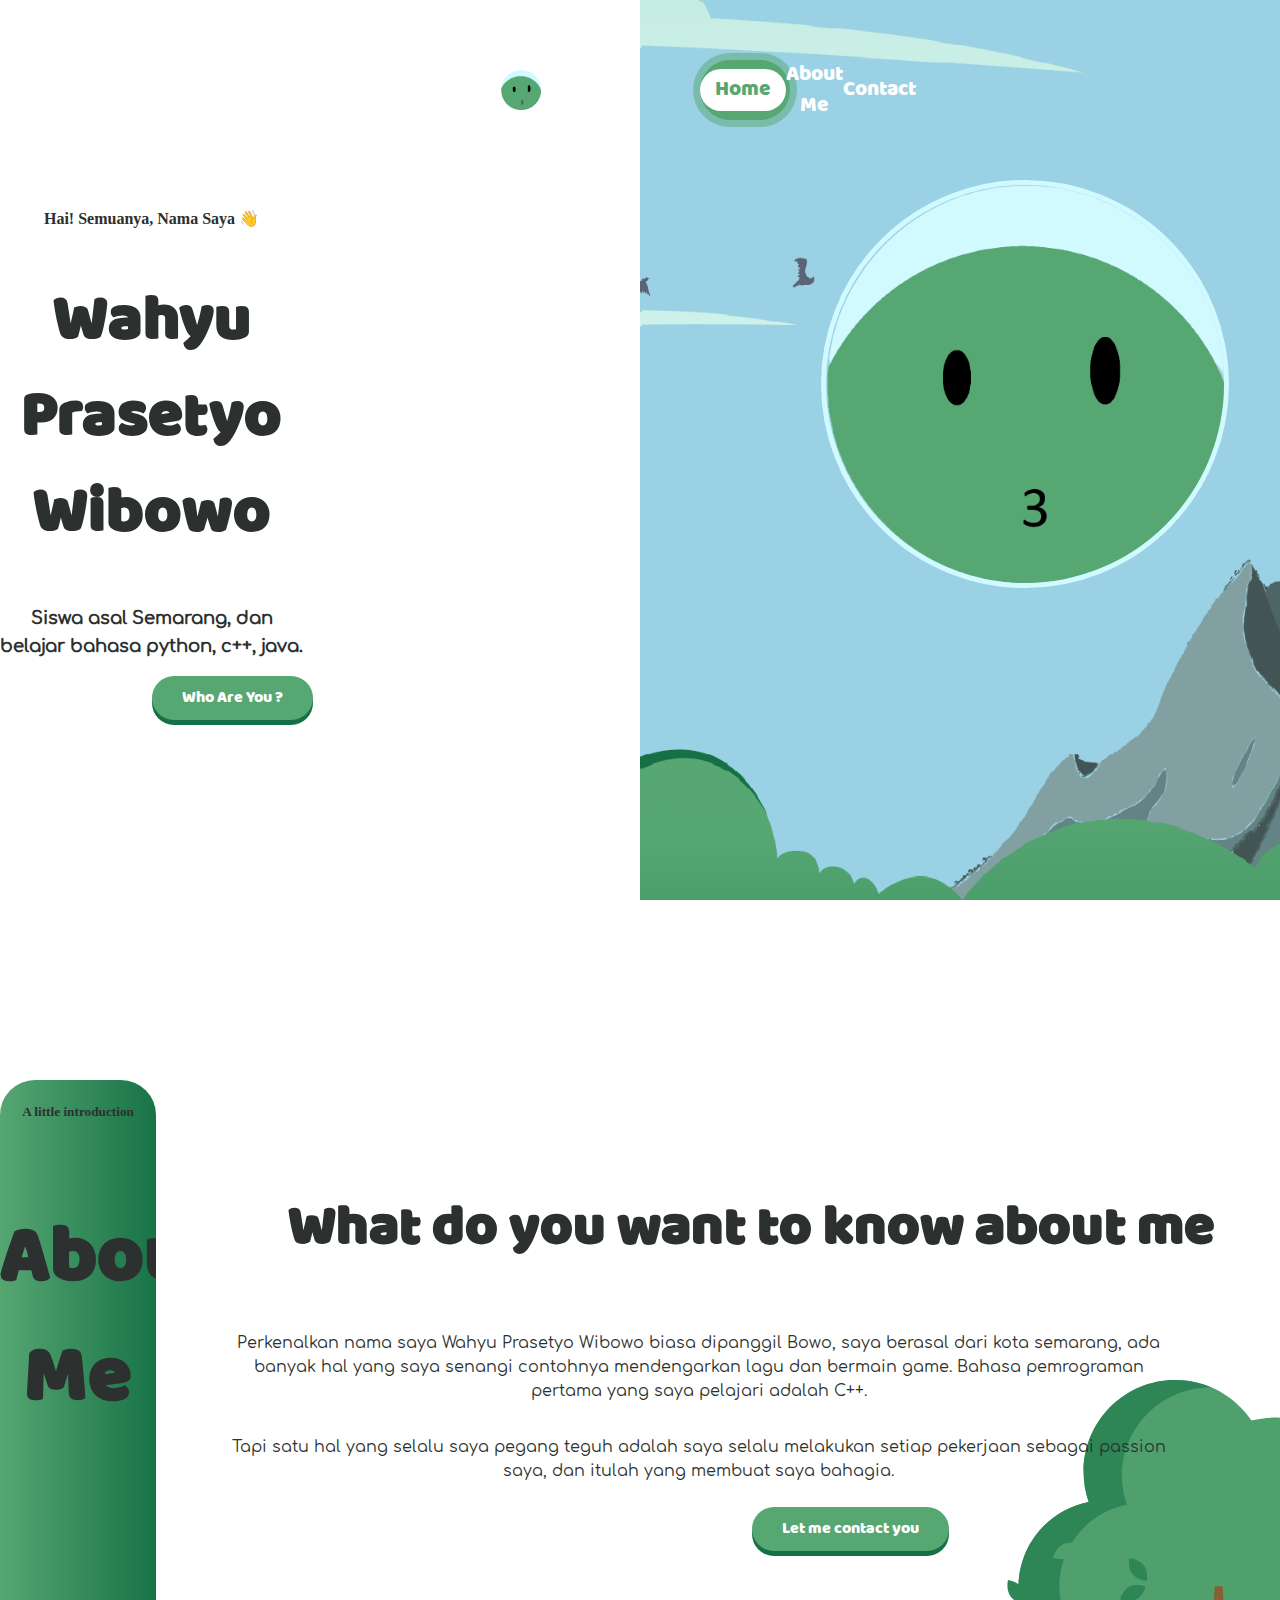
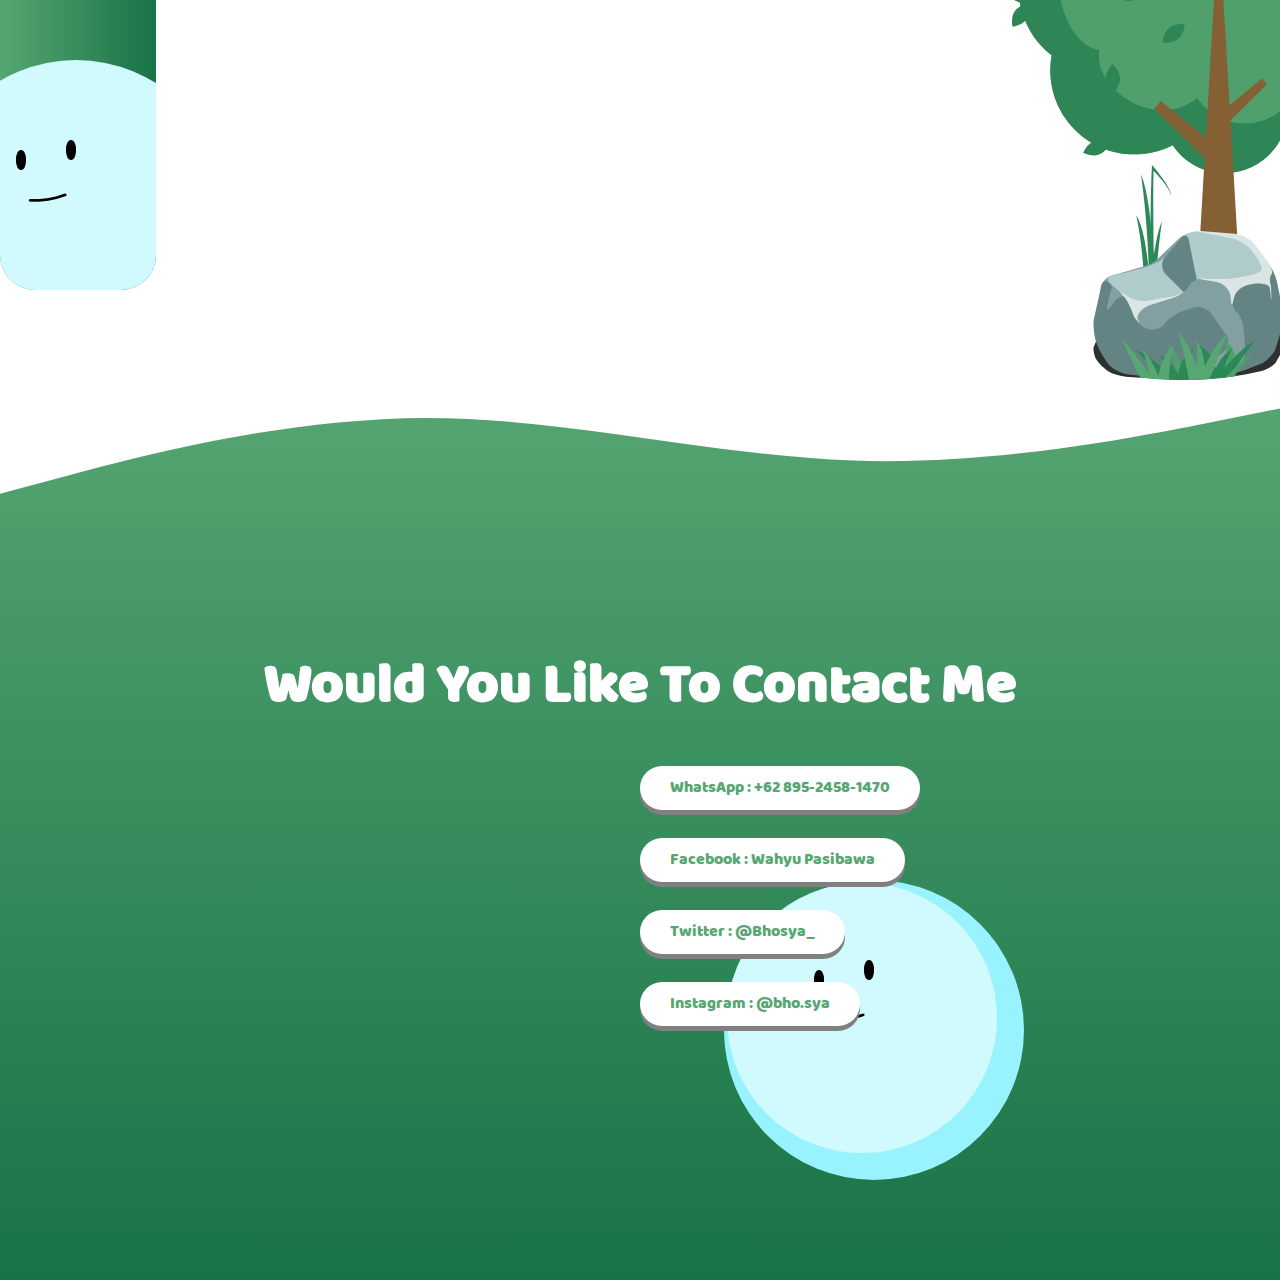
<file: index.html>
<!DOCTYPE html>
<html lang="en">
  <head>
    <meta charset="utf-8" />
    <meta name="viewport" content="width=device-width, initial-scale=1" />
    <link rel="stylesheet" href="style.css" />
    <title>Bowo's Portofolio</title>
    <link rel="icon" href="images/icon.png" />
    <link href="https://cdn.jsdelivr.net/npm/bootstrap@5.3.0-alpha3/dist/css/bootstrap.min.css" rel="stylesheet" integrity="sha384-KK94CHFLLe+nY2dmCWGMq91rCGa5gtU4mk92HdvYe+M/SXH301p5ILy+dN9+nJOZ" crossorigin="anonymous" />
  </head>
  <body>
    <!-- navbar -->
    <div class="container-fluid bar">
      <div class="container bar-child">
        <img src="images/icon.png" alt="icon" class="icon" />
        <div class="navs">
          <a href="/" class="active-nav" id="rmv-this">Home</a>
          <a href="#about" onmouseover="dlt_hover()" onmouseout="bck_hover()">About Me</a>
          <a href="#contact" onmouseover="dlt_hover()" onmouseout="bck_hover()">Contact</a>
        </div>
        <button class="mobile-nav-btn" id="menu" onclick="nav()">Menu</button>
      </div>
    </div>

    <!-- nav mobile -->
    <div class="container nav-mobile" id="nbl">
      <div class="container logonya">
        <div class="circle" id="circle" onclick="hps()">
          <a href="" class="x">x</a>
        </div>
        <img src="images/icon.png" alt="icon" class="icon-nav" />
      </div>
      <div class="container navnya">
        <a href="/" class="active-nav-mbl" id="remov-this">Home</a>
        <a href="#about" id="nav1" onclick="vw_btn1()">About Me</a>
        <a href="#contact" id="nav2" onclick="vw_btn2()">Contact</a>
      </div>
    </div>

    <div class="bg"></div>

    <!-- Home -->
    <img src="images/bg.png" alt="" class="bg" />
    <div class="container py-4 home">
      <div class="container">
        <h5 class="hai">Hai! Semuanya, Nama Saya <span class="anm-wave">&#128075;</span></h5>
        <h1 class="name my-3">
          Wahyu <br />
          Prasetyo <br />
          Wibowo
        </h1>
        <h5 class="deskripsi">Siswa asal Semarang, dan <br />belajar bahasa python, c++, java.</h5>
        <a href="#about" class="way">Who Are You ?</a>
      </div>
      <div class="container home-2">
        <img src="images/icon.png" class="me" />
      </div>
    </div>

    <!-- About -->
    <div class="container-fluid" id="about">
      <div class="container about-1">
        <div class="box-about m-5 p-5">
          <h5>A little introduction</h5>
          <h1>
            About <br />
            Me
          </h1>
          <div class="face">
            <div class="eye"></div>
            <img src="images/mount.png" alt="" class="mount" />
          </div>
        </div>
      </div>
      <div class="container text-dark p-4 about-2">
        <h1>What do you want to know about me</h1>
        <p class="text-dark">
          Perkenalkan nama saya Wahyu Prasetyo Wibowo biasa dipanggil Bowo, saya berasal dari kota semarang, ada banyak hal yang saya senangi contohnya mendengarkan lagu dan bermain game. Bahasa pemrograman pertama yang saya pelajari adalah
          C++.
        </p>
        <p class="text-dark">Tapi satu hal yang selalu saya pegang teguh adalah saya selalu melakukan setiap pekerjaan sebagai passion saya, dan itulah yang membuat saya bahagia.</p>
        <a href="#contact" class="way">Let me contact you</a>
      </div>
      <svg
        class="absolute right-0 -bottom-0 z-10 h-80 md:h-128 lg:h-auto xl:h-128 2xl:h-auto overflow-visible"
        width="313"
        height="600"
        viewBox="0 0 313 809"
        fill="none"
        xmlns="http://www.w3.org/2000/svg"
        style="position: absolute; bottom: 0; right: 0"
      >
        <path
          class="tree2"
          d="M467.08 228.6C476.071 211.673 481.183 192.373 481.183 171.868C481.183 104.964 426.949 50.7298 360.045 50.7298C349.345 50.7298 338.98 52.1277 329.103 54.73C306.886 21.7212 269.184 6.10352e-05 226.398 6.10352e-05C158.076 6.10352e-05 102.69 55.3867 102.69 123.708C102.69 137.993 105.139 151.702 109.594 164.464C55.6622 174.877 14.9229 222.312 14.9229 279.286C14.9229 316.593 32.4061 349.791 59.6059 371.206C58.4458 377.712 57.8093 384.395 57.8093 391.231C57.8093 453.913 108.624 504.727 171.306 504.727C189.861 504.727 207.356 500.244 222.821 492.352C238.016 515.028 263.866 529.961 293.213 529.961C328.994 529.961 359.525 507.737 371.929 476.367C379.047 477.524 386.346 478.148 393.795 478.148C468.655 478.148 529.339 417.46 529.339 342.6C529.339 294.751 504.524 252.722 467.08 228.6Z"
          fill="#4FA06D"
        ></path>
        <path
          class="tree2"
          d="M528.847 331.592C512.443 380.618 466.181 415.963 411.637 415.963C404.849 415.963 398.19 415.395 391.7 414.343C380.388 442.949 352.548 463.212 319.918 463.212C293.157 463.212 269.587 449.592 255.729 428.918C197.925 475.7 113.123 413.002 124.185 364.323C93.2069 359.895 70.0274 314.628 70.0274 278.743C70.0274 223.937 109.22 178.303 161.098 168.284C156.816 156.006 154.455 142.825 154.455 129.08C154.455 63.3562 207.739 10.0724 273.462 10.0724C274.107 10.0724 274.731 10.1248 275.372 10.1369C260.346 3.64716 243.809 0.00140381 226.398 0.00140381C158.076 0.00140381 102.69 55.388 102.69 123.71C102.69 137.995 105.139 151.699 109.594 164.465C55.6622 174.879 14.9229 222.313 14.9229 279.287C14.9229 316.59 32.4061 349.792 59.6059 371.207C58.4458 377.713 57.8093 384.392 57.8093 391.228C57.8093 453.91 108.624 504.729 171.306 504.729C173.465 504.729 175.608 504.652 177.743 504.531C178.5 504.487 179.25 504.415 180.003 504.354C181.357 504.253 182.706 504.141 184.048 503.988C184.974 503.887 185.889 503.754 186.811 503.629C187.943 503.472 189.071 503.307 190.195 503.117C191.214 502.948 192.221 502.759 193.232 502.562C194.211 502.368 195.186 502.159 196.157 501.941C197.249 501.695 198.34 501.446 199.424 501.168C200.226 500.962 201.019 500.733 201.817 500.507C203.025 500.169 204.234 499.838 205.422 499.46C205.736 499.359 206.047 499.246 206.361 499.141C212.049 497.288 217.564 495.036 222.821 492.35C238.016 515.025 263.866 529.963 293.213 529.963C328.994 529.963 359.525 507.738 371.929 476.365C379.047 477.521 386.346 478.145 393.795 478.145C468.655 478.145 529.339 417.457 529.339 342.597C529.339 338.891 529.137 335.225 528.847 331.592Z"
          fill="#2E8556"
        ></path>
        <path
          class="tree2"
          d="M73.8666 221.99C83.2045 216.923 95.3622 221.269 95.3622 221.269C95.3622 221.269 92.3812 233.83 83.0393 238.898C73.7014 243.965 61.5437 239.619 61.5437 239.619C61.5437 239.619 64.5288 227.058 73.8666 221.99Z"
          fill="#4FA06D"
        ></path>
        <path
          class="tree2"
          d="M123.471 504.998C113.496 508.66 102.096 502.601 102.096 502.601C102.096 502.601 106.866 490.605 116.84 486.943C126.814 483.277 138.215 489.34 138.215 489.34C138.215 489.34 133.445 501.336 123.471 504.998Z"
          fill="#2E8556"
        ></path>
        <path
          class="tree2"
          d="M132.672 402.836C132.241 392.221 141.498 383.222 141.498 383.222C141.498 383.222 151.46 391.436 151.891 402.05C152.326 412.665 143.069 421.665 143.069 421.665C143.069 421.665 133.107 413.451 132.672 402.836Z"
          fill="#2E8556"
        ></path>
        <path
          class="tree2"
          d="M168.501 261.447C161.979 253.06 164.283 240.358 164.283 240.358C164.283 240.358 177.162 241.253 183.684 249.636C190.21 258.023 187.902 270.729 187.902 270.729C187.902 270.729 175.023 269.834 168.501 261.447Z"
          fill="#2E8556"
        ></path>
        <path
          class="tree2"
          d="M173.415 295.747C163.887 300.448 151.907 295.638 151.907 295.638C151.907 295.638 155.371 283.198 164.903 278.497C174.426 273.792 186.41 278.606 186.41 278.606C186.41 278.606 182.942 291.045 173.415 295.747Z"
          fill="#2E8556"
        ></path>
        <path
          class="tree2"
          d="M218.006 334.281C226.116 327.412 238.902 329.189 238.902 329.189C238.902 329.189 238.547 342.092 230.438 348.96C222.329 355.829 209.543 354.052 209.543 354.052C209.543 354.052 209.897 341.145 218.006 334.281Z"
          fill="#2E8556"
        ></path>
        <path
          class="tree2"
          d="M3.74149 291.099C-2.27696 282.345 0.772548 269.797 0.772548 269.797C0.772548 269.797 13.5748 271.448 19.5973 280.202C25.6117 288.956 22.5662 301.504 22.5662 301.504C22.5662 301.504 9.75993 299.853 3.74149 291.099Z"
          fill="#2E8556"
        ></path>
        <path
          class="tree2"
          d="M25.8147 322.592C19.6633 331.258 6.83688 332.712 6.83688 332.712C6.83688 332.712 3.97671 320.123 10.1241 311.458C16.2754 302.793 29.1019 301.339 29.1019 301.339C29.1019 301.339 31.9621 313.927 25.8147 322.592Z"
          fill="#2E8556"
        ></path>
        <path d="M284.802 450.27L296.464 463.214L350.11 410.071L343.238 402.441L284.802 450.27Z" fill="#856034"></path>
        <path d="M284.802 496.61L269.458 513.638L197.925 442.867L206.969 432.829L284.802 496.61Z" fill="#856034"></path>
        <path d="M311.356 640.003H258.245L279.471 278.203H290.13L311.356 640.003Z" fill="#856034"></path>
        <path
          d="M363.457 736.672C362.334 733.733 358.839 728.83 355.564 726.198C354.46 724.592 352.717 722.837 350.398 721.17L333.455 709.001C328.021 705.089 315.862 701.56 306.298 701.113L260.868 698.983C253.705 698.649 251.829 698.812 255.282 699.33C252.48 699.447 249.591 699.78 246.807 700.282C240.908 701.034 235.275 702.496 231.612 704.414L211.589 714.868C204.998 718.313 196.155 723.731 186.759 724.733L141.395 731.883C141.382 731.886 141.374 731.886 141.361 731.886C140.98 731.942 140.624 731.997 140.28 732.059C135.347 732.759 131.952 734.369 129.548 736.557C127.551 737.286 126.19 738.878 125.93 741.186L116.088 765.307C115.893 767.007 116.04 768.964 116.437 770.937C116.431 770.927 116.423 770.911 116.421 770.913C116.311 770.937 117.232 777.584 120.37 782.065L121.06 783.052C124.198 787.531 131.122 793.996 136.501 797.497C141.893 800.999 153.987 804.3 163.527 804.875L227.12 808.716C236.647 809.291 252.049 809.102 261.522 808.297L290.676 805.806C300.153 804.998 314.973 802.823 323.792 800.945L341.199 797.239C346.706 796.069 352.048 793.117 355.294 791.05C358.416 789.262 360.807 787.289 361.757 785.571L369.224 772.094C371.754 767.526 372.376 760.048 370.589 755.388L363.457 736.672Z"
          fill="#2C302E"
        ></path>
        <path
          class="tree"
          d="M193.358 690.36C195.368 668.338 198.249 648.019 202.059 630.276C197.522 637.193 193.904 648.714 190.994 662.986C187.559 629.371 182.259 599.844 173.674 586.754C180.375 617.973 184.303 656.956 185.418 699.663C185.434 699.688 185.447 699.71 185.46 699.734C183.393 718.222 181.939 738.26 180.855 757.676C184.156 753.244 187.336 748.422 190.314 743.184C190.614 731.752 191.131 720.614 191.831 709.794C192.841 711.26 193.841 712.761 194.88 714.154C194.439 706.277 193.938 698.297 193.358 690.36Z"
          fill="#2B8958"
        ></path>
        <path
          class="tree"
          d="M197.021 527.003C205.268 535.956 217.939 548.747 220.705 560.785C220.705 547.965 194.901 519 194.901 519C194.77 521.427 194.647 523.917 194.531 526.431L194.521 526.433C194.524 526.441 194.529 526.449 194.529 526.457C191.905 583.083 193.547 657.313 193.645 667.244C195.119 673.977 196.696 680.175 198.331 685.871C197.963 668.921 195.731 587.258 197.021 527.003Z"
          fill="#2B8958"
        ></path>
        <path
          class="tree"
          d="M199.679 681.87C201.686 649.974 204.567 620.541 208.377 594.844C203.843 604.859 200.225 621.549 197.312 642.22C193.88 593.534 188.577 550.767 179.995 531.807C186.693 577.025 190.621 633.485 191.737 695.343C191.752 695.377 191.765 695.409 191.779 695.446C189.711 722.225 188.257 751.248 187.174 779.368C190.474 772.953 193.657 765.968 196.633 758.382C196.932 741.823 197.449 725.686 198.152 710.016C199.16 712.142 200.159 714.314 201.198 716.332C200.757 704.923 200.256 693.365 199.679 681.87Z"
          fill="#2B8958"
        ></path>
        <path
          d="M302.305 617.821L260.556 609.8C251.16 608 238.201 611.628 231.612 617.926L211.589 637.019C204.998 643.312 196.156 653.212 186.759 655.04L141.395 668.099C131.999 669.936 127.893 677.509 125.531 686.895L123.456 715.731C123.999 724.369 126.35 738.17 128.703 746.556L136.247 773.433C138.609 781.821 148.186 789.827 157.647 791.317L232.832 803.17C242.297 804.657 257.518 804.137 266.825 802.001L340.312 785.138C349.621 783.007 357.351 774.259 357.574 765.611L359.839 677.109C360.049 668.467 354.979 656.263 348.498 649.885L331.05 632.658C324.569 626.265 311.701 619.623 302.305 617.821Z"
          fill="#82A0A2"
        ></path>
        <path
          d="M212.033 733.261C207.971 739.514 197.932 742.699 189.612 740.372C181.289 738.042 173.559 729.236 172.336 720.693C171.116 712.16 166.236 701.964 161.429 697.92C156.614 693.877 148.65 696.59 143.647 703.968L140.162 709.092C135.161 716.474 132.752 715.605 134.804 707.151L137.457 696.206C139.509 687.753 143.19 682.651 137.399 677.957C131.608 673.266 126.46 676.453 125.93 685.095L116.088 729.152C115.545 737.79 117.576 750.03 120.604 756.509C123.645 762.971 131.666 773.123 138.533 779.174L148.438 787.893C155.304 793.941 168.631 798.213 178.193 797.431L250.205 791.522C259.78 790.735 273.337 785.427 280.503 779.661L291.143 771.098C298.301 765.335 299.896 754.761 294.696 747.495L274.613 719.378C269.412 712.096 257.927 708.699 248.954 711.782L235.64 716.35C226.677 719.426 216.103 727.003 212.033 733.261Z"
          fill="#638384"
        ></path>
        <path
          d="M232.21 799.249L190.839 793.521C181.344 792.212 172.147 785.516 170.294 778.568C168.429 771.63 165.91 770.943 164.648 777.049C163.394 783.163 156.249 783.789 148.671 778.463L140.495 772.696C132.928 767.371 124.188 758.968 120.96 753.919C117.72 748.876 116.544 739.346 116.421 739.391C116.311 739.435 117.232 751.576 120.37 759.762L121.06 761.568C124.198 769.744 131.122 781.553 136.501 787.95C141.894 794.345 153.987 800.375 163.527 801.422L227.12 808.441C236.647 809.491 252.05 809.146 261.522 807.674L290.676 803.128C300.153 801.65 314.973 797.675 323.792 794.245L341.199 787.479C350.018 784.054 358.419 772.286 358.461 772.163C358.519 772.047 349.731 782.315 340.335 784.122L266.413 798.357C257.017 800.159 241.706 800.569 232.21 799.249Z"
          fill="#638384"
        ></path>
        <path
          d="M303.205 614.22L260.769 608.747C251.249 607.524 238.812 612.096 232.953 618.957L212.718 642.711C206.872 649.572 194.193 654.398 183.529 657.528C168.277 661.998 144.179 667.611 144.179 667.611C134.639 668.632 132.642 674.208 139.708 680.054L157.325 694.642C164.391 700.497 177.759 703.873 187.192 702.197L224.189 695.614C233.619 693.939 243.063 687.792 245.28 681.901C247.487 676.011 257.074 671.579 266.659 672.004L277.997 672.511C287.593 672.933 303.037 672.051 312.488 670.524L336.817 666.599C346.271 665.071 349.755 657.921 344.594 650.622L329.764 629.654C324.603 622.352 312.722 615.448 303.205 614.22Z"
          fill="#B0CBCC"
        ></path>
        <path
          d="M213.817 666.735L237.534 690.261C241.297 687.792 244.183 684.814 245.28 681.901C246.568 678.451 250.428 675.538 255.298 673.762L244.936 622.147C244.272 614.683 240.166 612.634 235.272 616.671C234.43 617.396 233.63 618.159 232.953 618.957L212.717 642.711C206.871 649.572 207.359 660.328 213.817 666.735Z"
          fill="#638384"
        ></path>
        <path
          d="M319.877 770.326L320.132 760.397L318.444 740.4C317.715 731.775 313.543 721.417 309.127 717.258C304.711 713.102 301.662 704.039 302.315 697.007C302.971 689.978 311.158 682.977 320.599 681.376L330.905 679.624C340.346 678.012 347.189 659.257 350.574 655.04C353.948 650.832 361.681 668.343 363.457 676.847L370.589 711.034C372.376 719.544 371.754 733.206 369.225 741.547L361.757 766.167C359.228 774.506 346.515 786.187 336.917 785.92L302.216 793.878C322.317 782.32 319.733 775.813 319.877 770.326Z"
          fill="#638384"
        ></path>
        <path
          d="M158.923 698.83C162.352 703.385 167.232 713.579 169.841 721.608C171.139 725.628 179.226 733.728 179.226 733.728C179.226 733.728 175.178 727.769 175.411 724.568C175.873 718.179 183.608 710.683 192.684 707.838L224.835 697.734C229.348 696.312 237.647 690.659 237.534 690.26C237.437 689.877 228.915 694.771 224.189 695.614L187.192 702.197C177.76 703.873 164.947 698.825 160.143 694.787C156.947 692.095 150.836 689.623 150.836 689.623C150.836 689.623 157.771 697.311 158.923 698.83Z"
          fill="#DAE5E5"
        ></path>
        <path
          d="M260.556 609.8L302.305 617.821C311.701 619.623 323.661 626.907 329.021 634.091L335.72 643.054C341.065 650.236 344.051 658.266 342.364 660.984C340.679 663.699 331.658 667.194 322.218 668.776L312.467 670.414C303.024 671.993 287.593 672.933 277.997 672.511L266.659 672.004C257.074 671.579 256.93 672.576 266.36 674.229L281.802 676.952C291.232 678.613 299.663 686.895 300.652 695.453C301.051 698.943 301.673 706.364 302.392 707.216C303.446 708.45 304.711 701.643 305.821 697.12C307.697 689.49 316.873 682.001 326.311 680.392L330.905 679.624C340.346 678.013 350.264 679.626 353.072 683.228C354.47 685.028 355.389 701.344 355.722 700.916C356.076 700.483 355.845 683.329 354.969 680.87C353.203 675.971 353.67 669.638 356.011 666.719C358.341 663.812 355.832 655.67 350.398 648.531L333.456 626.301C328.022 619.159 315.863 612.715 306.298 611.896L260.869 608.01C251.305 607.194 251.16 608 260.556 609.8Z"
          fill="#DAE5E5"
        ></path>
        <path
          d="M333 772.053C332.227 772.823 331.446 773.599 330.699 774.382C322.602 782.61 315 791.37 307.986 800.567C307.781 802.616 306.651 804.006 306.651 804.006C301.957 804.774 297.252 805.466 292.539 806.083C290.028 806.411 287.514 806.719 285 807C287.228 806.482 289.448 805.944 291.661 805.391C291.64 805.376 291.619 805.361 291.595 805.345C291.624 805.348 294.806 794.713 295.498 789.651C295.571 789.093 295.668 788.53 295.737 787.973C296.169 784.57 296.342 781.252 296.295 778.023C296.256 775.885 296.138 773.791 295.912 771.762C295.265 766.11 293.886 760.838 291.792 756C299.107 759.358 303.6 765.328 306.098 772.926C306.46 774.096 306.796 775.296 307.076 776.53C307.7 779.148 308.127 781.957 308.347 784.859C308.408 785.685 308.47 786.539 308.473 787.405C308.518 787.815 308.533 788.233 308.546 788.651C308.602 788.615 308.649 788.556 308.706 788.517C315.972 782.159 323.585 776.649 331.87 772.616C332.248 772.419 332.617 772.224 333 772.053Z"
          fill="#4FA06D"
        ></path>
        <path
          d="M249.809 776.931C248.578 779.071 247.413 781.254 246.35 783.53C244.668 786.985 243.181 790.596 241.895 794.338C240.906 797.182 240.011 800.104 239.258 803.093C240.224 806.556 241.869 809.084 241.869 809.084C240.384 809.099 238.901 809.107 237.416 809.107C237.209 809.107 237.001 809.107 236.794 809.107C233.155 809.102 229.513 809.052 225.871 808.955C225.868 808.955 227.259 809.727 228.148 807.224C228.148 807.224 228.117 807.224 228.091 807.197C227.658 802.913 227.018 798.725 226.191 794.631C224.892 788.14 223.168 781.945 221.017 776.054C220.012 773.228 218.904 770.499 217.713 767.842C216.162 764.347 214.454 760.991 212.594 757.794C215.627 759.568 218.356 761.864 220.788 764.569C221.62 765.445 222.394 766.367 223.147 767.341C227.532 772.932 231.087 779.89 234.047 787.474C234.566 788.762 235.065 790.076 235.537 791.391C236.949 789.116 238.458 786.991 240.124 785.064C242.281 782.48 244.723 780.242 247.426 778.418C248.19 777.873 248.987 777.377 249.809 776.931Z"
          fill="#4FA06D"
        ></path>
        <path
          d="M251.092 767.332C250.386 768.935 249.759 770.607 249.155 772.333C248.972 772.861 248.814 773.364 248.683 773.895C248.211 775.353 247.791 776.859 247.426 778.418C247.004 780.082 246.665 781.792 246.35 783.53C244.663 793.172 246.077 809.02 246.101 809.02C245.852 809.025 245.605 809.031 245.353 809.037C242.501 809.086 239.649 809.109 236.794 809.107C233.155 809.102 229.513 809.052 225.871 808.955C223.145 808.882 220.416 808.781 217.69 808.658C216.341 808.598 214.995 808.53 213.649 808.456C213.646 808.467 207.149 806.218 204.017 802.558C203.368 801.771 202.694 800.98 202.017 800.212C197.084 794.508 192.227 788.893 187.533 783.663C182.149 777.668 177.04 772.2 172.212 767.699C176.298 769.497 180.509 771.801 184.849 774.543C187.071 775.892 189.312 777.414 191.571 779.014C196.496 782.48 201.566 786.439 206.709 790.764C210.324 793.765 213.977 796.955 217.637 800.307C215.449 794.19 212.686 788.234 209.393 782.697C207.947 780.228 206.399 777.878 204.767 775.587C206.808 776.775 208.805 778.082 210.723 779.499C213.725 781.669 216.556 784.08 219.222 786.717C221.712 789.191 224.039 791.815 226.191 794.631C227.676 796.592 229.088 798.585 230.397 800.679C231.205 795.891 232.415 791.472 234.047 787.473C235.372 784.206 236.933 781.22 238.775 778.565C241.079 775.146 243.816 772.228 246.93 769.975C247.374 769.623 247.822 769.327 248.266 769.024C249.181 768.395 250.121 767.842 251.092 767.332Z"
          fill="#2B8958"
        ></path>
        <path
          d="M334.797 755.118C329.646 761.02 324.188 768.348 318.455 776.304C318.059 776.864 317.636 777.458 317.211 778.051C315.018 781.134 312.79 784.302 310.573 787.494C305.44 794.999 294.441 805.379 294.389 805.347C291.875 805.68 289.359 805.993 286.842 806.278C281.902 806.845 276.95 807.326 271.994 807.727C270.05 807.879 268.105 808.023 266.158 808.152C266.166 808.152 267.05 798.52 266.111 791.249C265.969 790.071 265.807 788.953 265.636 787.835C265.618 787.57 265.576 787.339 265.526 787.082C265.526 787.05 265.523 787.053 265.523 787.053C264.623 781.641 263.319 776.578 261.664 771.948C260.38 768.266 258.859 764.831 257.114 761.691C257.793 761.972 258.452 762.278 259.082 762.583C261.291 763.698 263.338 765.06 265.287 766.656C267.475 768.45 269.464 770.555 271.306 772.953C272.083 773.939 272.812 775.007 273.518 776.102C276.082 780.058 278.247 784.616 279.884 789.748C280.267 790.819 280.59 791.894 280.889 793.023C281.012 792.745 281.162 792.464 281.316 792.185C284.342 786.143 288.167 780.546 292.618 775.616C294.242 773.8 295.973 772.066 297.766 770.465C299.602 768.775 301.52 767.216 303.504 765.792C301.502 769.324 299.694 773.013 298.149 776.828C296.674 780.394 295.444 784.07 294.389 787.82C294.042 789.032 293.704 790.296 293.41 791.527C293.754 791.162 294.069 790.777 294.415 790.412C295.467 789.233 296.517 788.079 297.59 786.941C301.394 782.803 305.191 778.914 308.941 775.312C317.867 766.705 326.505 759.715 334.797 755.118Z"
          fill="#2B8958"
        ></path>
        <path
          d="M297.304 746.181C293.719 753.3 290.232 761.347 286.845 770.21C285.084 774.79 283.358 779.56 281.637 784.524C281.637 784.524 281.637 784.524 281.642 784.553C281.051 786.251 280.453 787.975 279.884 789.748C277.388 797.46 272.02 807.735 271.994 807.727C270.049 807.879 268.105 808.023 266.158 808.152C261.509 808.462 256.854 808.697 252.197 808.855C250.166 808.924 248.135 808.978 246.101 809.02C245.852 809.025 245.605 809.032 245.353 809.037C245.351 809.037 243.225 801.463 241.895 794.338C241.352 791.223 240.728 788.103 240.124 785.064C239.665 782.863 239.219 780.687 238.775 778.565C238.337 776.519 237.87 774.498 237.414 772.506C237.159 771.379 236.907 770.274 236.626 769.172C234.268 759.353 231.73 750.513 228.988 743.547C235.461 748.891 241.475 758.063 246.93 769.975C247.529 771.248 248.106 772.546 248.683 773.895C250.832 778.924 252.897 784.364 254.784 790.194C256.279 777.552 256.09 765.445 254.414 754.753C256.156 757.094 257.722 759.689 259.082 762.583C262.485 769.618 264.768 778.213 265.636 787.835C265.757 789.113 265.846 790.422 265.906 791.734C265.985 791.571 266.064 791.406 266.111 791.249C268.562 785.844 271.01 780.756 273.518 776.102C274.736 773.831 275.966 771.662 277.186 769.583C278.309 767.676 279.453 765.866 280.592 764.155C286.018 755.976 291.571 749.794 297.304 746.181Z"
          fill="#57A773"
        ></path>
        <path
          d="M225 762.6C224.352 764.416 223.753 766.336 223.197 768.309C222.391 771.019 221.677 773.888 221.057 776.89C220.341 780.224 219.745 783.741 219.255 787.392C218.077 795.642 217.708 809 217.716 809C216.361 808.94 215.009 808.874 213.657 808.801C206.012 808.39 198.38 807.783 190.758 806.974C190.676 806.964 190.594 806.956 190.51 806.946C186.776 806.55 183.044 806.103 179.315 805.612C178.761 805.71 159.886 766.538 153 753C164.704 762.36 177.491 780.386 191.599 802.778C190.444 796.493 189.047 790.333 187.427 784.384C186.604 781.345 185.687 778.34 184.731 775.402C183.824 772.549 182.823 769.727 181.776 766.995C185.242 770.742 188.462 775.024 191.483 779.805C195.423 786.043 198.978 793.069 201.974 800.681C202.533 802.098 203.097 803.57 203.632 805.041C203.751 804.346 203.869 803.656 203.982 802.992C204.712 798.876 205.63 795.002 206.686 791.377C207.472 788.554 208.381 785.901 209.382 783.433C209.815 782.345 210.239 781.286 210.719 780.283C212.748 775.748 215.085 771.877 217.739 768.802C218.709 767.608 219.742 766.543 220.828 765.579C222.17 764.396 223.553 763.409 225 762.6Z"
          fill="#57A773"
        ></path>
      </svg>
    </div>

    <!-- contact -->
    <div class="container-fluid" id="contact">
      <svg xmlns="http://www.w3.org/2000/svg" viewBox="0 0 1440 320" style="position: absolute; top: 0">
        <path fill="#fff" fill-opacity="1" d="M0,128L80,106.7C160,85,320,43,480,42.7C640,43,800,85,960,90.7C1120,96,1280,64,1360,48L1440,32L1440,0L1360,0C1280,0,1120,0,960,0C800,0,640,0,480,0C320,0,160,0,80,0L0,0Z"></path>
      </svg>
      <div class="container main-contact">
        <h1 class="py-5">Would You Like To Contact Me</h1>
        <div class="contact-tree">
          <a href="https://wa.me/6289524581470" target="_blank" class="contact-btn">WhatsApp : +62 895-2458-1470</a><br /><br /><br />
          <a href="https://www.facebook.com/profile.php?id=100011209577789" target="_blank" class="contact-btn">Facebook : Wahyu Pasibawa</a><br /><br /><br />
          <a href="https://twitter.com/Bhosya_https://twitter.com/Bhosya_" target="_blank" class="contact-btn">Twitter : @Bhosya_</a><br /><br /><br />
          <a href="https://www.instagram.com/bho.sya/" target="_blank" class="contact-btn">Instagram : @bho.sya</a><br /><br /><br />
        </div>
      </div>
      <div class="face-contact">
        <div class="real-face"></div>
        <div class="eye"></div>
        <img src="images/mount.png" alt="" class="mount" />
      </div>
    </div>

    <script src="https://cdn.jsdelivr.net/npm/bootstrap@5.3.0-alpha3/dist/js/bootstrap.bundle.min.js" integrity="sha384-ENjdO4Dr2bkBIFxQpeoTz1HIcje39Wm4jDKdf19U8gI4ddQ3GYNS7NTKfAdVQSZe" crossorigin="anonymous"></script>
    <script src="https://cdn.jsdelivr.net/npm/@popperjs/core@2.11.7/dist/umd/popper.min.js" integrity="sha384-zYPOMqeu1DAVkHiLqWBUTcbYfZ8osu1Nd6Z89ify25QV9guujx43ITvfi12/QExE" crossorigin="anonymous"></script>
    <script src="https://cdn.jsdelivr.net/npm/bootstrap@5.3.0-alpha3/dist/js/bootstrap.min.js" integrity="sha384-Y4oOpwW3duJdCWv5ly8SCFYWqFDsfob/3GkgExXKV4idmbt98QcxXYs9UoXAB7BZ" crossorigin="anonymous"></script>
    <script src="main.js"></script>
  </body>
</html>
</file>
<file: style.css>
* {
  line-height: 1.5;
  color: #2c302e;
  box-sizing: border-box;
}

@font-face {
  font-family: baloo;
  src: url(font/baloo/regular.ttf);
}

@font-face {
  font-family: comfortaa;
  src: url(font/comfortaa/regular.ttf);
}

@font-face {
  font-family: somantic;
  src: url(font/somantic/regular.otf);
}

html {
  scroll-behavior: smooth;
}

body {
  text-align: center;
  margin: 0 auto;
  overflow-x: hidden;
  max-width: 100%;
}

.container-fluid {
  padding: 0 !important;
  overflow: hidden;
}

/* Navbar */
.bar {
  justify-content: space-between;
  height: 20vh;
  display: flex;
  justify-content: center;
  align-items: center;
}

.bar-child {
  display: flex;
  justify-content: space-between;
  align-items: center;
}

.icon {
  width: 50px;
  padding: 0 0 0 10px !important;
}
.mobile-nav-btn {
  display: none;
}
.navs {
  width: 30%;
  height: 60px;
  border-radius: 100px;
  box-shadow: 0px 0px 0px 7px rgba(87, 167, 115, 0.5);
  display: flex;
  justify-content: space-evenly;
  align-items: center;
  background-color: #57a773;
}

.navs a {
  text-decoration: none;
  color: white;
  font-family: baloo !important;
  font-size: 1.3rem;
  transition: 0.2s;
}

.navs a:hover {
  background-color: white !important;
  border-radius: 30px;
  color: #57a773;
  padding: 5px 15px 5px 15px;
}

.active-nav {
  background-color: white !important;
  border-radius: 30px;
  color: #57a773 !important;
  padding: 5px 15px 5px 15px;
}

.nav-mobile {
  display: none !important;
}
@media only screen and (max-width: 600px) {
  .navs {
    display: none;
  }
  .mobile-nav-btn {
    width: 30%;
    height: 50px;
    border-radius: 100px;
    box-shadow: 0px 0px 0px 7px rgba(87, 167, 115, 0.5);
    display: flex;
    justify-content: space-evenly;
    align-items: center;
    background-color: #57a773;
    color: white !important;
    display: block;
    font-family: baloo !important;
    border: none;
    font-size: 1.25rem !important;
  }

  .nav-mobile {
    width: 100%;
    height: 100%;
    background-color: #57a773;
    position: fixed;
    z-index: 10000;
    display: flex;
    top: 0;
    flex-direction: column;
    justify-content: space-evenly;
  }
  .logonya {
    position: relative;
    display: flex;
    justify-content: center;
    align-items: center;
    height: 50%;
  }
  .navnya {
    height: 50%;
    display: flex;
    flex-direction: column;
    justify-content: space-evenly;
    align-items: center;
    padding: 30%;
    font-family: baloo !important;
    font-size: 1.75rem;
  }

  .circle {
    width: 3rem;
    height: 3rem;
    background-color: white;
    border-radius: 50%;
    position: absolute;
    display: flex;
    justify-content: center;
    align-items: center;
    top: 12%;
    right: 5%;
  }

  .icon-nav {
    width: 70%;
    height: 70%;
    border: 5px solid white;
    border-radius: 50%;
  }

  .active-nav-mbl {
    background-color: white !important;
    border-radius: 30px;
    color: #57a773 !important;
    padding: 0 15px 0 15px;
  }

  .nav-mobile a {
    text-decoration: none;
    color: white;
  }

  .x {
    color: #157145 !important;
    position: absolute;
    font-size: 30px;
    top: -1%;
    font-family: somantic !important;
  }
}

/* Home */
.bg {
  position: absolute;
  top: 0;
  z-index: -1;
  width: 100%;
  height: 100vh;
}
.home {
  display: flex;
  justify-content: space-between;
  height: 100vh;
}
.hai {
  font-size: 1rem;
  margin-bottom: 0 !important;
}
.home-2 {
  display: flex;
  justify-content: center;
  align-items: start;
}
.home-2 img {
  border: 5px solid #d1faff;
  border-radius: 50%;
}
.anm-wave {
  animation-duration: 2.5s;
  animation-timing-function: ease;
  animation-delay: 0s;
  animation-iteration-count: infinite;
  animation-direction: normal;
  animation-fill-mode: none;
  animation-play-state: running;
  animation-name: wave-animation;
  transform-origin: 70% 70%; /* Pivot around the bottom-left palm */
  display: inline-block;
}
@keyframes wave-animation {
  0% {
    transform: rotate(0deg);
  }
  10% {
    transform: rotate(14deg);
  } /* The following five values can be played with to make the waving more or less extreme */
  20% {
    transform: rotate(-8deg);
  }
  30% {
    transform: rotate(14deg);
  }
  40% {
    transform: rotate(-4deg);
  }
  50% {
    transform: rotate(10deg);
  }
  60% {
    transform: rotate(0deg);
  } /* Reset for the last half to pause */
  100% {
    transform: rotate(0deg);
  }
}
.name {
  font-size: 4rem;
  font-family: baloo !important;
  bottom: -6px;
  vertical-align: bottom;
}
.deskripsi {
  font-family: comfortaa !important;
  margin-bottom: 1rem;
  font-size: 1.125rem;
  line-height: 1.75rem !important;
}
.way {
  background-color: #57a773;
  text-decoration: none;
  color: white;
  font-family: baloo !important;
  padding: 10px 30px 10px 30px;
  border-radius: 25px;
  box-shadow: 0 5px 0 #157145;
  position: absolute;
  transition: 0.2s;
}
.way:hover {
  transform: translateY(5px);
  box-shadow: 0 0 0 #157145;
}
.me {
  width: 80%;
}

@media only screen and (max-width: 360px) {
  .home-2 img {
    display: none;
  }
}

/* About */
#about {
  height: 100vh;
  background-color: white;
  display: flex;
  justify-content: space-around;
  position: relative;
}

.box-about {
  width: 70%;
  height: 90vh;
  background: linear-gradient(90deg, rgba(86, 166, 114, 1) 0%, rgba(24, 115, 71, 1) 100%);
  border-radius: 35px;
  display: flex;
  flex-direction: column;
  position: relative;
  overflow: hidden;
  color: white;
}

.face {
  position: absolute;
  border-radius: 50%;
  width: 300px;
  height: 300px;
  right: -70px;
  bottom: -70px;
  background-color: #d1faff;
}

.eye {
  position: absolute;
  background-color: black;
  border-radius: 45%;
  width: 10px;
  height: 20px;
  top: 30%;
  left: 30%;
  box-shadow: 50px -10px 0 black;
}

.mount {
  position: absolute;
  top: 40%;
  left: 32%;
  width: 50px;
}

.box-about h1 {
  font-size: 5rem;
  font-family: baloo !important;
}

.about-2 h1 {
  margin-top: 10%;
  margin-bottom: 5%;
  font-family: baloo !important;
  font-size: 3.5rem;
  position: relative;
  z-index: 1;
}

.about-2 p {
  font-family: comfortaa !important;
  width: 90%;
  padding: 0.5em 0 0.5em 0;
  position: relative;
  z-index: 1;
}

/* Contact */
#contact {
  height: 100vh;
  background: linear-gradient(180deg, rgba(86, 166, 114, 1) 0%, rgba(24, 115, 71, 1) 100%);
  display: flex;
  justify-content: space-around;
  position: relative;
}

.main-contact {
  z-index: 1000 !important;
  display: flex;
  justify-content: center;
  position: relative;
  flex-direction: column;
}

.main-contact h1 {
  font-family: baloo !important;
  font-size: 3.5rem;
  color: white;
}

.contact-tree {
  position: relative;
}

.contact-btn {
  background-color: white;
  text-decoration: none;
  color: #57a773;
  font-family: baloo !important;
  padding: 10px 30px 10px 30px;
  border-radius: 25px;
  box-shadow: 0 5px 0 gray;
  position: absolute;
  transition: 0.2s;
}

.contact-btn:hover {
  transform: translateY(5px);
  box-shadow: 0 0 0 #157145;
}

.face-contact {
  position: absolute;
  border-radius: 50%;
  width: 300px;
  height: 300px;
  background-color: #99f3ff;
  bottom: 100px;
  right: 20%;
}

.real-face {
  position: absolute;
  background-color: #d1faff;
  border-radius: 50%;
  width: 270px;
  height: 270px;
  top: 1%;
  left: 1%;
}
</file>
